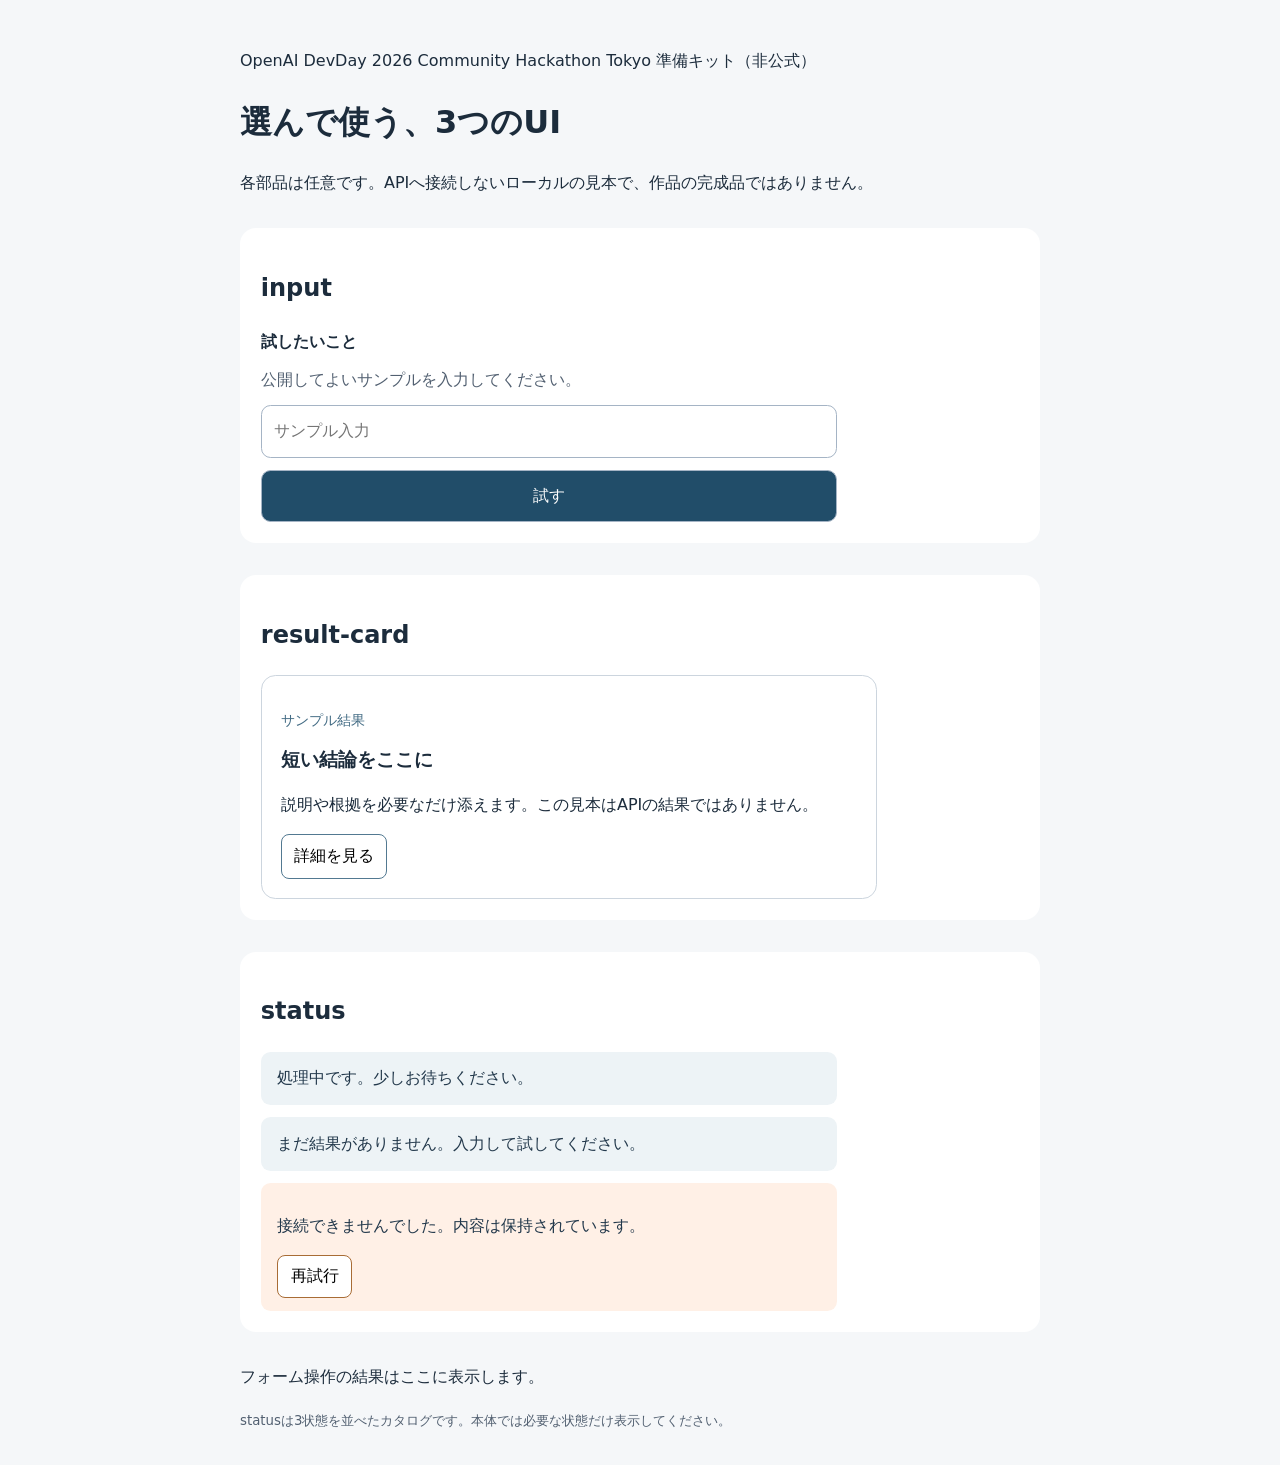
<file: preview/index.html>
<!doctype html><html lang="ja"><meta charset="utf-8"><meta name="viewport" content="width=device-width,initial-scale=1"><title>任意UIの見本 | OpenAI DevDay 2026 Community Hackathon Tokyo 準備キット（非公式）</title><link rel="stylesheet" href="../ui/input/component.css"><link rel="stylesheet" href="../ui/result-card/component.css"><link rel="stylesheet" href="../ui/status/component.css"><style>body{font:16px/1.65 system-ui;background:#f5f7f9;color:#1c2c3c;margin:0;padding:2rem}main{max-width:50rem;margin:auto}section.demo{margin:2rem 0;padding:1.3rem;background:white;border-radius:1rem}small{color:#526071}</style><body><main><p>OpenAI DevDay 2026 Community Hackathon Tokyo 準備キット（非公式）</p><h1>選んで使う、3つのUI</h1><p>各部品は任意です。APIへ接続しないローカルの見本で、作品の完成品ではありません。</p><section class="demo" id="input"><h2>input</h2><form class="kit-input"><label for="kit-demo-input">試したいこと</label><p id="kit-input-help">公開してよいサンプルを入力してください。</p><input id="kit-demo-input" name="prompt" aria-describedby="kit-input-help" placeholder="サンプル入力" maxlength="200"><button type="submit">試す</button></form></section><section class="demo" id="result-card"><h2>result-card</h2><article class="kit-result" aria-labelledby="kit-result-title"><p class="kit-result__label">サンプル結果</p><h3 id="kit-result-title">短い結論をここに</h3><p>説明や根拠を必要なだけ添えます。この見本はAPIの結果ではありません。</p><button type="button">詳細を見る</button></article></section><section class="demo" id="status"><h2>status</h2><section class="kit-status" aria-label="状態表示の候補"><p role="status">処理中です。少しお待ちください。</p><p>まだ結果がありません。入力して試してください。</p><div role="alert"><p>接続できませんでした。内容は保持されています。</p><button type="button">再試行</button></div></section></section><p id="preview-note" role="status">フォーム操作の結果はここに表示します。</p><small>statusは3状態を並べたカタログです。本体では必要な状態だけ表示してください。</small></main><script>document.querySelector(".kit-input").addEventListener("submit",event=>{event.preventDefault();document.getElementById("preview-note").textContent="ローカルの操作見本です。ネットワーク送信はしていません。";});document.querySelector(".kit-result button").addEventListener("click",()=>{document.getElementById("preview-note").textContent="詳細表示のイベントを、本体側に接続する想定です。";});document.querySelector(".kit-status button").addEventListener("click",()=>{document.getElementById("preview-note").textContent="再試行イベントを、本体側に接続する想定です。";});</script></body></html>
</file>
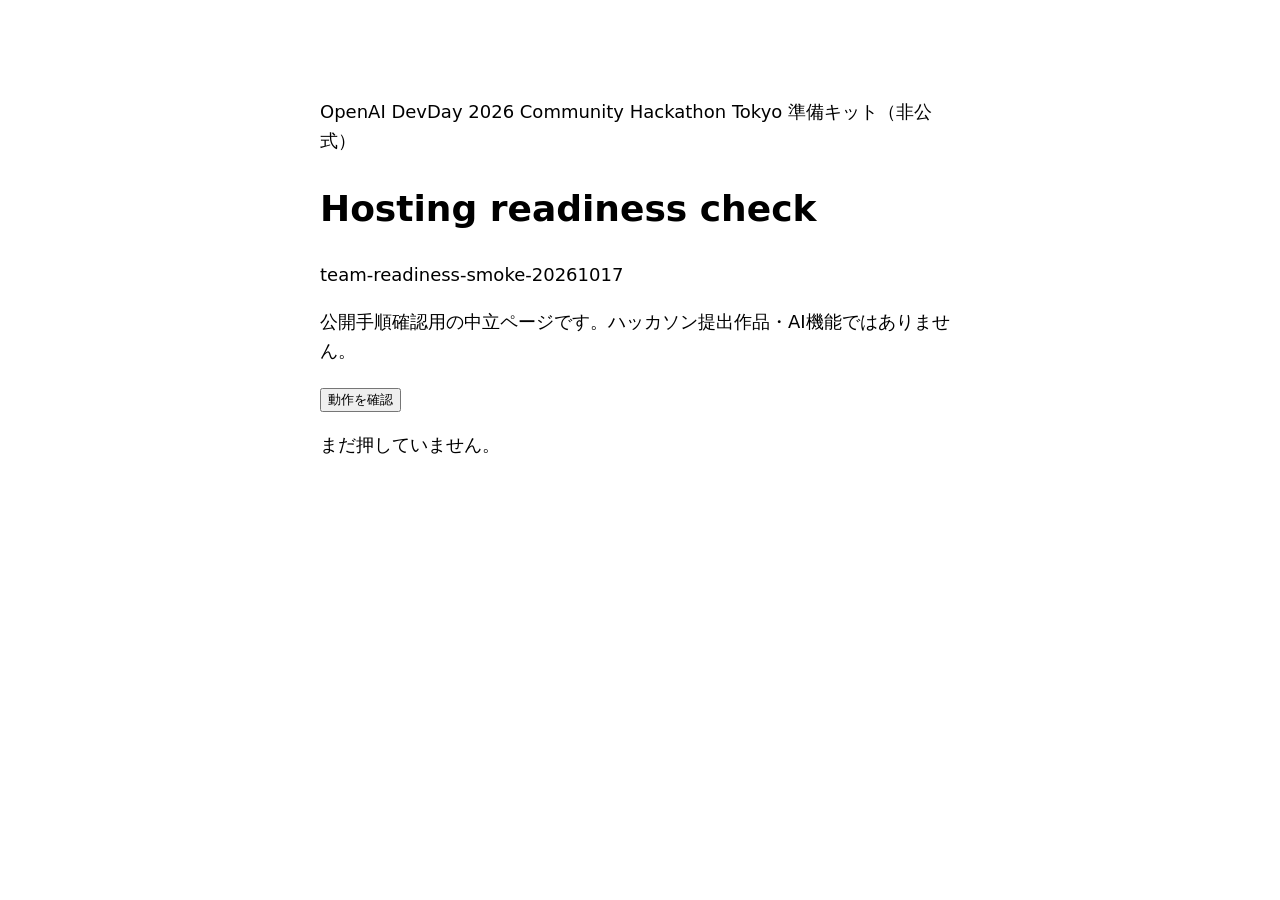
<file: smoke-page/index.html>
<!doctype html>
<html lang="ja"><meta charset="utf-8"><meta name="viewport" content="width=device-width,initial-scale=1"><title>公開手順チェック | OpenAI DevDay 2026 Community Hackathon Tokyo 準備キット（非公式）</title>
<body><main style="font:18px/1.6 system-ui;max-width:40rem;margin:4rem auto;padding:1rem"><p>OpenAI DevDay 2026 Community Hackathon Tokyo 準備キット（非公式）</p><h1>Hosting readiness check</h1><p id="marker">team-readiness-smoke-20261017</p><p>公開手順確認用の中立ページです。ハッカソン提出作品・AI機能ではありません。</p><button id="check" type="button">動作を確認</button><p id="result" role="status">まだ押していません。</p></main>
<script>document.getElementById('check').addEventListener('click',()=>{document.getElementById('result').textContent='ブラウザー内の操作は成功しました。APIとチーム権限は別途確認してください。';});</script></body></html>
</file>
<file: ui/input/component.css>
.kit-input{display:grid;gap:.75rem;max-width:36rem;font:inherit}.kit-input label{font-weight:700}.kit-input p{margin:0;color:#526071}.kit-input input,.kit-input button{font:inherit;padding:.75rem;border:1px solid #a5b4c5;border-radius:.6rem}.kit-input button{background:#214d69;color:white;cursor:pointer}.kit-input :focus-visible{outline:3px solid #c27b16;outline-offset:2px}
</file>
<file: ui/result-card/component.css>
.kit-result{border:1px solid #ccd5de;border-radius:.9rem;padding:1.2rem;max-width:36rem;background:#fff;color:#1c2c3c}.kit-result__label{color:#416a83;font-size:.85rem}.kit-result h3{margin:.3rem 0}.kit-result button{font:inherit;background:transparent;border:1px solid #527991;border-radius:.5rem;padding:.5rem .75rem;cursor:pointer}.kit-result button:focus-visible{outline:3px solid #c27b16;outline-offset:2px}
</file>
<file: ui/status/component.css>
.kit-status{display:grid;gap:.75rem;max-width:36rem}.kit-status>p,.kit-status>div{margin:0;padding:.85rem 1rem;border-radius:.6rem;background:#edf3f6;color:#22384b}.kit-status>div{background:#fff0e6}.kit-status button{font:inherit;border:1px solid #a86c35;border-radius:.5rem;background:white;padding:.45rem .8rem;cursor:pointer}.kit-status button:focus-visible{outline:3px solid #c27b16;outline-offset:2px}
</file>
